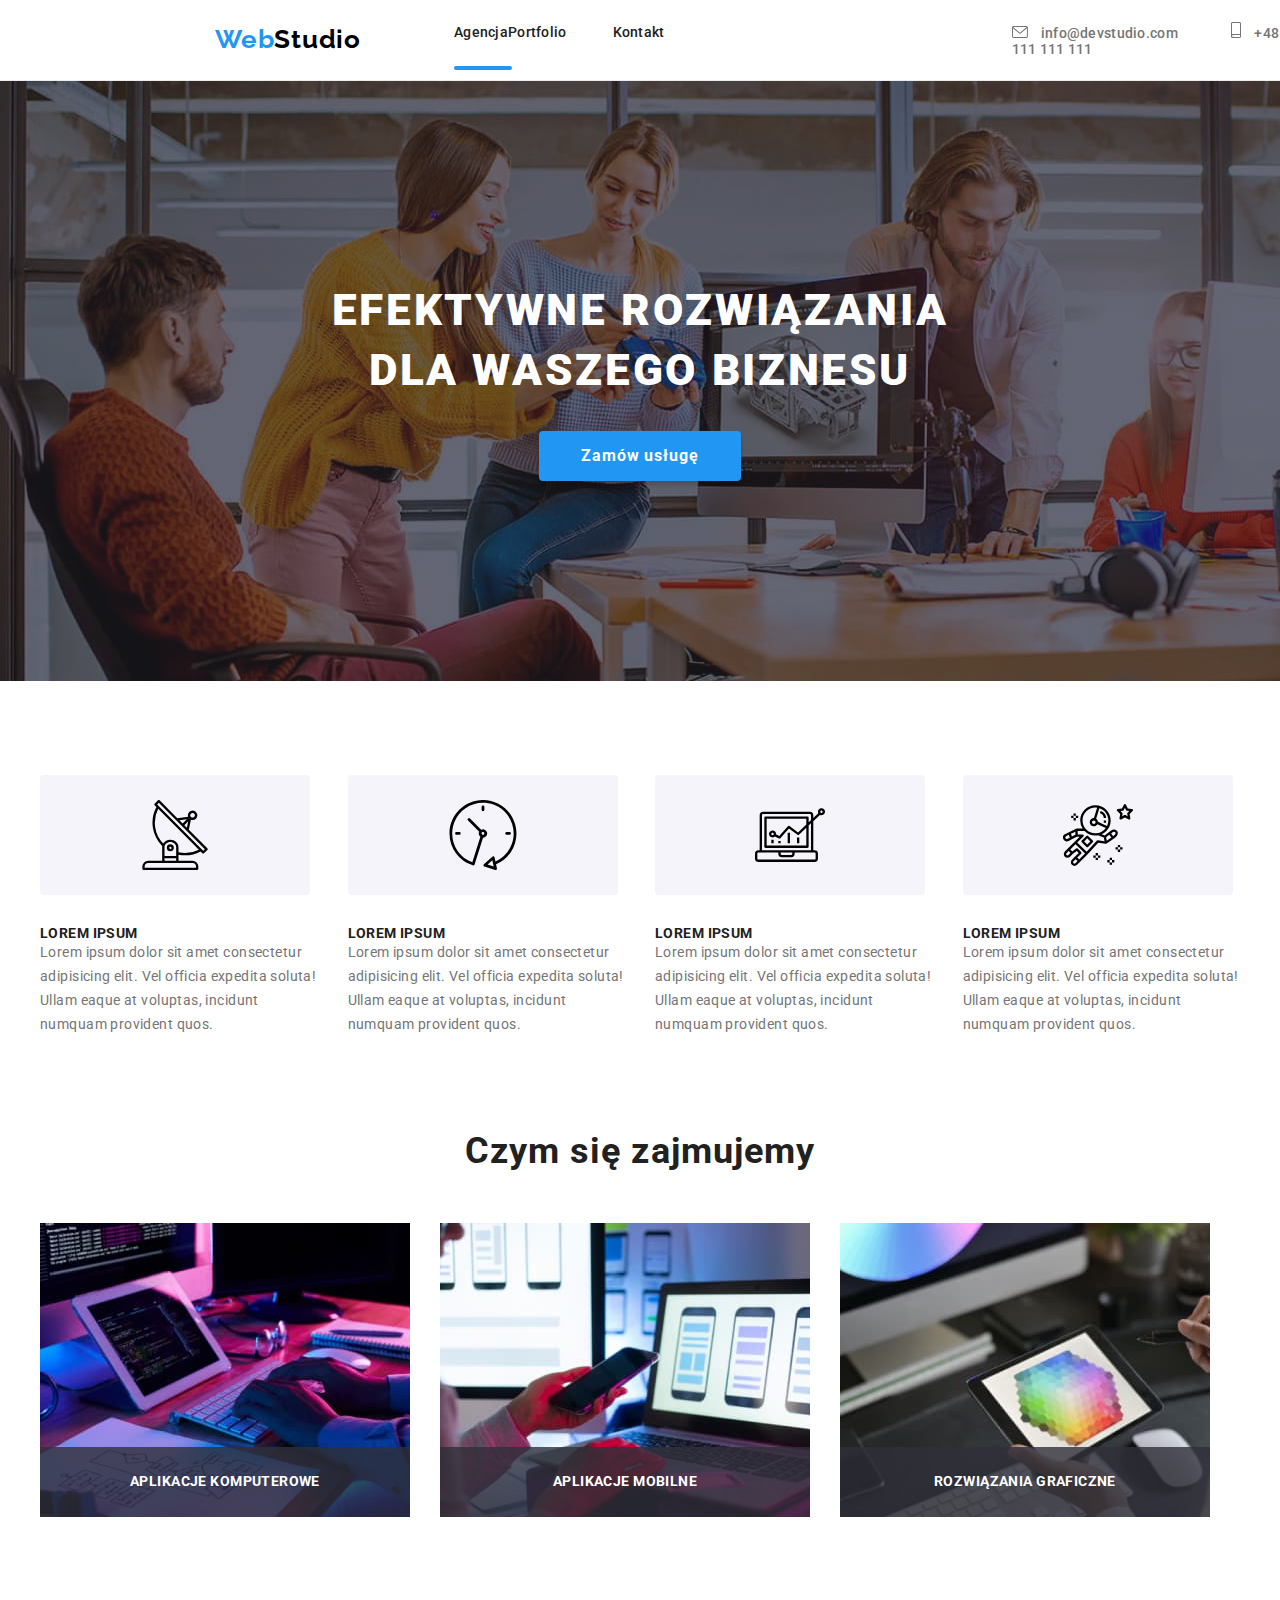
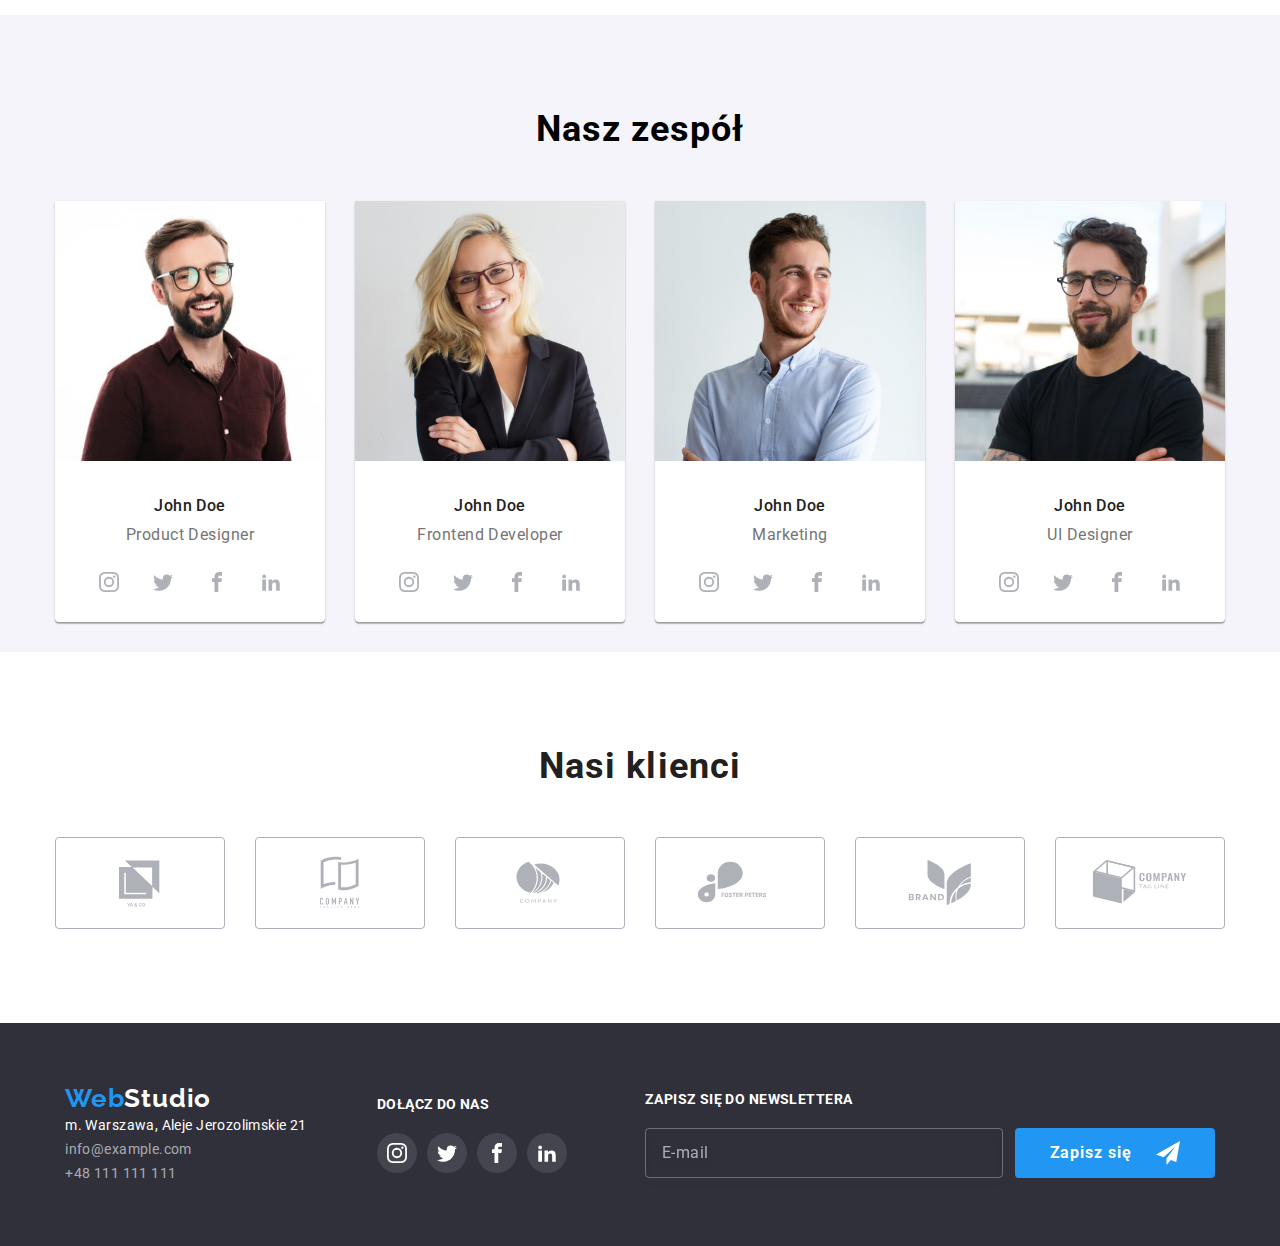
<file: index.html>
<!DOCTYPE html>
<html lang="pl">

<head>
    <meta charset="UTF-8" />
    <meta http-equiv="X-UA-Compatible" content="IE=edge" />
    <meta name="viewport" content="width=device-width, initial-scale=1.0" />
    <title>WebStudio</title>
    <link rel="stylesheet"
        href="https://cdnjs.cloudflare.com/ajax/libs/modern-normalize/1.0.0/modern-normalize.min.css" />
    <link rel="preconnect" href="https://fonts.googleapis.com" />
    <link rel="preconnect" href="https://fonts.gstatic.com" crossorigin />
    <link
        href="https://fonts.googleapis.com/css2?family=Raleway:wght@700&family=Roboto:wght@400;500;700;900&display=swap"
        rel="stylesheet" />
    <link href="css/main.min.css" rel="stylesheet" />
</head>

<body>
    <div class="backdrop is-hidden" data-modal>
        <div class="modal">
            <button class="modal__close" type="button" data-modal-close>
                X
            </button>
            <form class="modal__form">
                <p class="modal__p">
                    Zostaw swoje dane w formularzu poniżej
                </p>
                <ul class="modal__list list">
                    <li class="modal__item">
                        <label class="modal__label" for="name"> Imię</label>
                        <input class="modal__input" type="text" name="name" id="name" required minlength="3" />
                        <svg class="modal__icon">
                            <use href="images/icons.svg#icon-form-person"></use>
                        </svg>

                    </li>
                    <li class="modal__item">
                        <label class="modal__label" for="phone">
                            Telefon</label>
                        <input class="modal__input" type="tel" name="phone" id="phone" required minlength="9" />
                        <svg class="modal__icon">
                            <use href="images/icons.svg#icon-form-phone"></use>
                        </svg>
                    </li>
                    <li class="modal__item">
                        <label class="modal__label" for="email">
                            Email</label>
                        <input class="modal__input" type="email" name="email" id="email" required />
                        <svg class="modal__icon">
                            <use href="images/icons.svg#icon-form-mail"></use>
                        </svg>
                    </li>
                    <li class="modal__item">
                        <label class="modal__label" for="comment">
                            Komentarz</label>
                        <textarea class="modal__comment" name="comment" id="comment"
                            placeholder="Wprowadź tekst"></textarea>
                    </li>
                    <li class="form-modal__agreement">
                        <div class="form-modal__tick-box">
                            <input class="checkbox" type="checkbox" name="agreements" value="agreement" id="agreements"
                                required />
                            <svg class="form-modal__tick">
                                <use href="images/icons.svg#icon-form-checkbox"></use>
                            </svg>
                        </div>
                        <label for="agreements">
                            <span class="form-modal__text">
                                Oświadczam iż akceptuję
                                <a class="form-modal__link" href="#">Regulamin</a>
                                i
                                <a class="form-modal__link" href="#">Politykę prywatności</a>.
                            </span>
                        </label>
                    </li>
                    <li class="form-modal__send">
                        <button class="form-modal__button" type="submit">
                            Wyślij
                        </button>
                    </li>
                </ul>
            </form>
        </div>
    </div>
    <header class="container">
        <div class="header">
            <a href="#" class="logo"><span class="logo--decor">Web</span>Studio</a>
            <nav>
                <ul class="menu">
                    <li class="menu__item">
                        <a class="menu__link menu__link--active" href="index.html">Agencja</a>
                    </li>
                    <li class="menu__item">
                        <a class="menu__link" href="portfolio.html">Portfolio</a>
                    </li>
                    <li class="menu__item">
                        <a class="menu__link" href="#">Kontakt</a>
                    </li>
                </ul>
            </nav>
            <div class="address">
                <a class="address__link" href="mailto:info@devstudio.com"><svg class="address__icon" width="16"
                        height="12">
                        <use href="./images/icons.svg#icon-envelope"></use>
                    </svg>
                    info@devstudio.com</a>
                <a class="address__link" href="tel:+48111111111"><svg class="address__icon" width="10" height="16">
                        <use href="./images/icons.svg#icon-smartphone"></use>
                    </svg>
                    +48 111 111 111</a>
            </div>
        </div>
    </header>

    <main>
        <section class="container container--headbox">
            <h1 class="head-box__title">
                Efektywne rozwiązania dla waszego biznesu
            </h1>
            <button class="button" type="button" data-modal-open>
                <span class="button__text">Zamów usługę</span>
            </button>
        </section>
        <div class="section">
            <section class="container">
                <div class="container">
                    <ul class="adv">
                        <li class="adv__item">
                            <div class="adv__icon">
                                <svg width="70" height="70">
                                    <use href="images/icons.svg#icon-antenna"></use>
                                </svg>
                            </div>
                            <h3 class="adv__header">Lorem ipsum</h3>
                            <p class="adv__desc">
                                Lorem ipsum dolor sit amet consectetur
                                adipisicing elit. Vel officia expedita
                                soluta! Ullam eaque at voluptas, incidunt
                                numquam provident quos.
                            </p>
                        </li>
                        <li class="adv__item">
                            <div class="adv__icon">
                                <svg width="70" height="70">
                                    <use href="images/icons.svg#icon-clock"></use>
                                </svg>
                            </div>
                            <h3 class="adv__header">Lorem ipsum</h3>
                            <p class="adv__desc">
                                Lorem ipsum dolor sit amet consectetur
                                adipisicing elit. Vel officia expedita
                                soluta! Ullam eaque at voluptas, incidunt
                                numquam provident quos.
                            </p>
                        </li>
                        <li class="adv__item">
                            <div class="adv__icon">
                                <svg width="70" height="70">
                                    <use href="images/icons.svg#icon-diagram"></use>
                                </svg>
                            </div>
                            <h3 class="adv__header">Lorem ipsum</h3>
                            <p class="adv__desc">
                                Lorem ipsum dolor sit amet consectetur
                                adipisicing elit. Vel officia expedita
                                soluta! Ullam eaque at voluptas, incidunt
                                numquam provident quos.
                            </p>
                        </li>
                        <li class="adv__item">
                            <div class="adv__icon">
                                <svg width="70" height="70">
                                    <use href="images/icons.svg#icon-astronaut"></use>
                                </svg>
                            </div>
                            <h3 class="adv__header">Lorem ipsum</h3>
                            <p class="adv__desc">
                                Lorem ipsum dolor sit amet consectetur
                                adipisicing elit. Vel officia expedita
                                soluta! Ullam eaque at voluptas, incidunt
                                numquam provident quos.
                            </p>
                        </li>
                    </ul>
                </div>
            </section>
        </div>
        <section class="container">
            <div class="we-do">
                <h2 class="we-do__header">Czym się zajmujemy</h2>
                <ul class="we-do__list">
                    <li class="we-do__item">
                        <figure class="we-do__card">
                            <img src="images/a1.jpg" width="370" height="294" alt="pisze kod na klawiaturze" />
                            <figcaption class="we-do__card-desc">
                                Aplikacje komputerowe
                            </figcaption>
                        </figure>
                    </li>
                    <li class="we-do__item">
                        <figure class="we-do__card">
                            <img src="images/a2.jpg" width="370" height="294"
                                alt="ogląda projekt aplikacji na ekranie laptopa" />
                            <figcaption class="we-do__card-desc">
                                Aplikacje mobilne
                            </figcaption>
                        </figure>
                    </li>
                    <li class="we-do__item">
                        <figure class="we-do__card">
                            <img src="images/a3.jpg" width="370" height="294" alt="wybiera kolor na tablecie" />
                            <figcaption class="we-do__card-desc">
                                Rozwiązania graficzne
                            </figcaption>
                        </figure>
                    </li>
                </ul>
            </div>

        </section>

        <section class="container container--team">
            <div class="team">
                <h2 class="team__header">Nasz zespół</h2>
                <ul class="team__list">
                    <li class="team__item">
                        <figure class="team__card">
                            <img src="images/b1.jpg" width="270" height="260" alt="John Doe" />

                            <figcaption class="team__card-desc">
                                <p class="team__card-name">John Doe</p>
                                <p class="team__card-workplace">
                                    Product Designer
                                </p>

                                <ul class="team__social-list list">
                                    <span class="team__social-items">
                                        <li class="team__social-item">
                                            <a class="team__social-button" href="#">
                                                <svg class="team__social-icon" width="20" height="20">
                                                    <use href="images/icons.svg#icon-instagram"></use>
                                                </svg>
                                            </a>
                                        </li>
                                        <li class="team__social-item">
                                            <a class="team__social-button" href="#">
                                                <svg class="team__social-icon" width="20" height="20">
                                                    <use href="images/icons.svg#icon-twitter"></use>
                                                </svg>
                                            </a>
                                        </li>
                                        <li class="team__social-item">
                                            <a class="team__social-button" href="#">
                                                <svg class="team__social-icon" width="20" height="20">
                                                    <use href="images/icons.svg#icon-facebook"></use>
                                                </svg>
                                            </a>
                                        </li>
                                        <li class="team__social-item">
                                            <a class="team__social-button" href="#">
                                                <svg class="team__social-icon" width="20" height="20">
                                                    <use href="images/icons.svg#icon-linkedin2"></use>
                                                </svg>
                                            </a>
                                        </li>
                                    </span>
                                </ul>
                            </figcaption>
                        </figure>
                    </li>
                    <li class="team__item">
                        <figure class="team__card">
                            <img src="images/b2.jpg" width="270" height="260" alt="John Doe" />

                            <figcaption class="team__card-desc">
                                <p class="team__card-name">John Doe</p>
                                <p class="team__card-workplace">
                                    Frontend Developer
                                </p>
                                <ul class="team__social-list list">
                                    <span class="team__social-items">
                                        <li class="team__social-item">
                                            <a class="team__social-button" href="#">
                                                <svg class="team__social-icon" width="20" height="20">
                                                    <use href="images/icons.svg#icon-instagram"></use>
                                                </svg>
                                            </a>
                                        </li>
                                        <li class="team__social-item">
                                            <a class="team__social-button" href="#">
                                                <svg class="team__social-icon" width="20" height="20">
                                                    <use href="images/icons.svg#icon-twitter"></use>
                                                </svg>
                                            </a>
                                        </li>
                                        <li class="team__social-item">
                                            <a class="team__social-button" href="#">
                                                <svg class="team__social-icon" width="20" height="20">
                                                    <use href="images/icons.svg#icon-facebook"></use>
                                                </svg>
                                            </a>
                                        </li>
                                        <li class="team__social-item">
                                            <a class="team__social-button" href="#">
                                                <svg class="team__social-icon" width="20" height="20">
                                                    <use href="images/icons.svg#icon-linkedin2"></use>
                                                </svg>
                                            </a>
                                        </li>
                                    </span>
                                </ul>
                            </figcaption>
                        </figure>
                    </li>
                    <li class="team__item">
                        <figure class="team__card">
                            <img src="images/b3.jpg" width="270" height="260" alt="John Doe" />

                            <figcaption class="team__card-desc">
                                <p class="team__card-name">John Doe</p>
                                <p class="team__card-workplace">
                                    Marketing
                                </p>
                                <ul class="team__social-list list">
                                    <span class="team__social-items">
                                        <li class="team__social-item">
                                            <a class="team__social-button" href="#">
                                                <svg class="team__social-icon" width="20" height="20">
                                                    <use href="images/icons.svg#icon-instagram"></use>
                                                </svg>
                                            </a>
                                        </li>
                                        <li class="team__social-item">
                                            <a class="team__social-button" href="#">
                                                <svg class="team__social-icon" width="20" height="20">
                                                    <use href="images/icons.svg#icon-twitter"></use>
                                                </svg>
                                            </a>
                                        </li>
                                        <li class="team__social-item">
                                            <a class="team__social-button" href="#">
                                                <svg class="team__social-icon" width="20" height="20">
                                                    <use href="images/icons.svg#icon-facebook"></use>
                                                </svg>
                                            </a>
                                        </li>
                                        <li class="team__social-item">
                                            <a class="team__social-button" href="#">
                                                <svg class="team__social-icon" width="20" height="20">
                                                    <use href="images/icons.svg#icon-linkedin2"></use>
                                                </svg>
                                            </a>
                                        </li>
                                    </span>
                                </ul>
                            </figcaption>
                        </figure>
                    </li>
                    <li class="team__item">
                        <figure class="team__card">
                            <img src="images/b4.jpg" width="270" height="260" alt="John Doe" />

                            <figcaption class="team__card-desc">
                                <p class="team__card-name">John Doe</p>
                                <p class="team__card-workplace">
                                    UI Designer
                                </p>
                                <ul class="team__social-list list">
                                    <span class="team__social-items">
                                        <li class="team__social-item">
                                            <a class="team__social-button" href="#">
                                                <svg class="team__social-icon" width="20" height="20">
                                                    <use href="images/icons.svg#icon-instagram"></use>
                                                </svg>
                                            </a>
                                        </li>
                                        <li class="team__social-item">
                                            <a class="team__social-button" href="#">
                                                <svg class="team__social-icon" width="20" height="20">
                                                    <use href="images/icons.svg#icon-twitter"></use>
                                                </svg>
                                            </a>
                                        </li>
                                        <li class="team__social-item">
                                            <a class="team__social-button" href="#">
                                                <svg class="team__social-icon" width="20" height="20">
                                                    <use href="images/icons.svg#icon-facebook"></use>
                                                </svg>
                                            </a>
                                        </li>
                                        <li class="team__social-item">
                                            <a class="team__social-button" href="#">
                                                <svg class="team__social-icon" width="20" height="20">
                                                    <use href="images/icons.svg#icon-linkedin2"></use>
                                                </svg>
                                            </a>
                                        </li>
                                    </span>
                                </ul>
                            </figcaption>
                        </figure>
                    </li>
                </ul>
            </div>
        </section>

        <section class="container">
            <div class="clients">
                <h2 class="clients__header">Nasi klienci</h2>
                <ul class="clients__list list">
                    <li class="clients__item">
                        <svg width="106" height="60">
                            <use href="images/icons.svg#icon-Logo"></use>
                        </svg>
                    </li>
                    <li class="clients__item">
                        <svg width="106" height="60">
                            <use href="images/icons.svg#icon-Logo2"></use>
                        </svg>
                    </li>
                    <li class="clients__item">
                        <svg width="106" height="60">
                            <use href="images/icons.svg#icon-Logo3"></use>
                        </svg>
                    </li>
                    <li class="clients__item">
                        <svg width="106" height="60">
                            <use href="images/icons.svg#icon-Logo4"></use>
                        </svg>
                    </li>
                    <li class="clients__item">
                        <svg width="106" height="60">
                            <use href="images/icons.svg#icon-Logo5"></use>
                        </svg>
                    </li>
                    <li class="clients__item">
                        <svg width="106" height="60">
                            <use href="images/icons.svg#icon-Logo6"></use>
                        </svg>
                    </li>
                </ul>
            </div>
        </section>
    </main>
    <footer class="footer">
        <div class="container footercontent">
            <section>
                <h2 class="footer__logo">
                    <a class="footer__link" href="index.html" alt="logo webstudio"><span
                            class="footer__link footer__link--decor">Web</span>Studio</a>
                </h2>

                <address class="footer__address">
                    m. Warszawa, Aleje Jerozolimskie 21
                </address>
                <ul class="footer__address-list list">
                    <li class="footer__address-item">
                        <a class="footer__address-link link" href="mailto:info@example.com">
                            info@example.com</a>
                    </li>
                    <li class="footer__address-item">
                        <a class="footer__address-link link" href="tel:+48111111111">
                            +48 111 111 111</a>
                    </li>
                </ul>
            </section>
            <section class="footer-social">
                <p class="footer-social__header">dołącz do nas</p>
                <div>
                    <ul class="footer-social__list list">
                        <li class="footer-social__item">
                            <svg width="20" height="20">
                                <use href="images/icons.svg#icon-instagram"></use>
                            </svg>
                        </li>
                        <li class="footer-social__item">
                            <svg width="20" height="20">
                                <use href="images/icons.svg#icon-twitter"></use>
                            </svg>
                        </li>
                        <li class="footer-social__item">
                            <svg width="20" height="20">
                                <use href="images/icons.svg#icon-facebook"></use>
                            </svg>
                        </li>
                        <li class="footer-social__item">
                            <svg width="20" height="20">
                                <use href="images/icons.svg#icon-linkedin2"></use>
                            </svg>
                        </li>
                    </ul>
                </div>
            </section>
            <form class="footer-newsletter">
                <label class="footer-newsletter__label">
                    <p class="footer-newsletter__header">
                        Zapisz się do newslettera
                    </p>
                    <input class="footer-newsletter__input" type="email" name="email" placeholder="E-mail" required />
                </label>
                <button type="submit" class="footer-newsletter__btn">
                    Zapisz się<svg width="24px" height="24px">
                        <use href="images/icons.svg#icon-send"></use>
                    </svg>
                </button>
            </form>
        </div>
    </footer>
    <script src="./js/modal.js"></script>
</body>

</html>
</file>
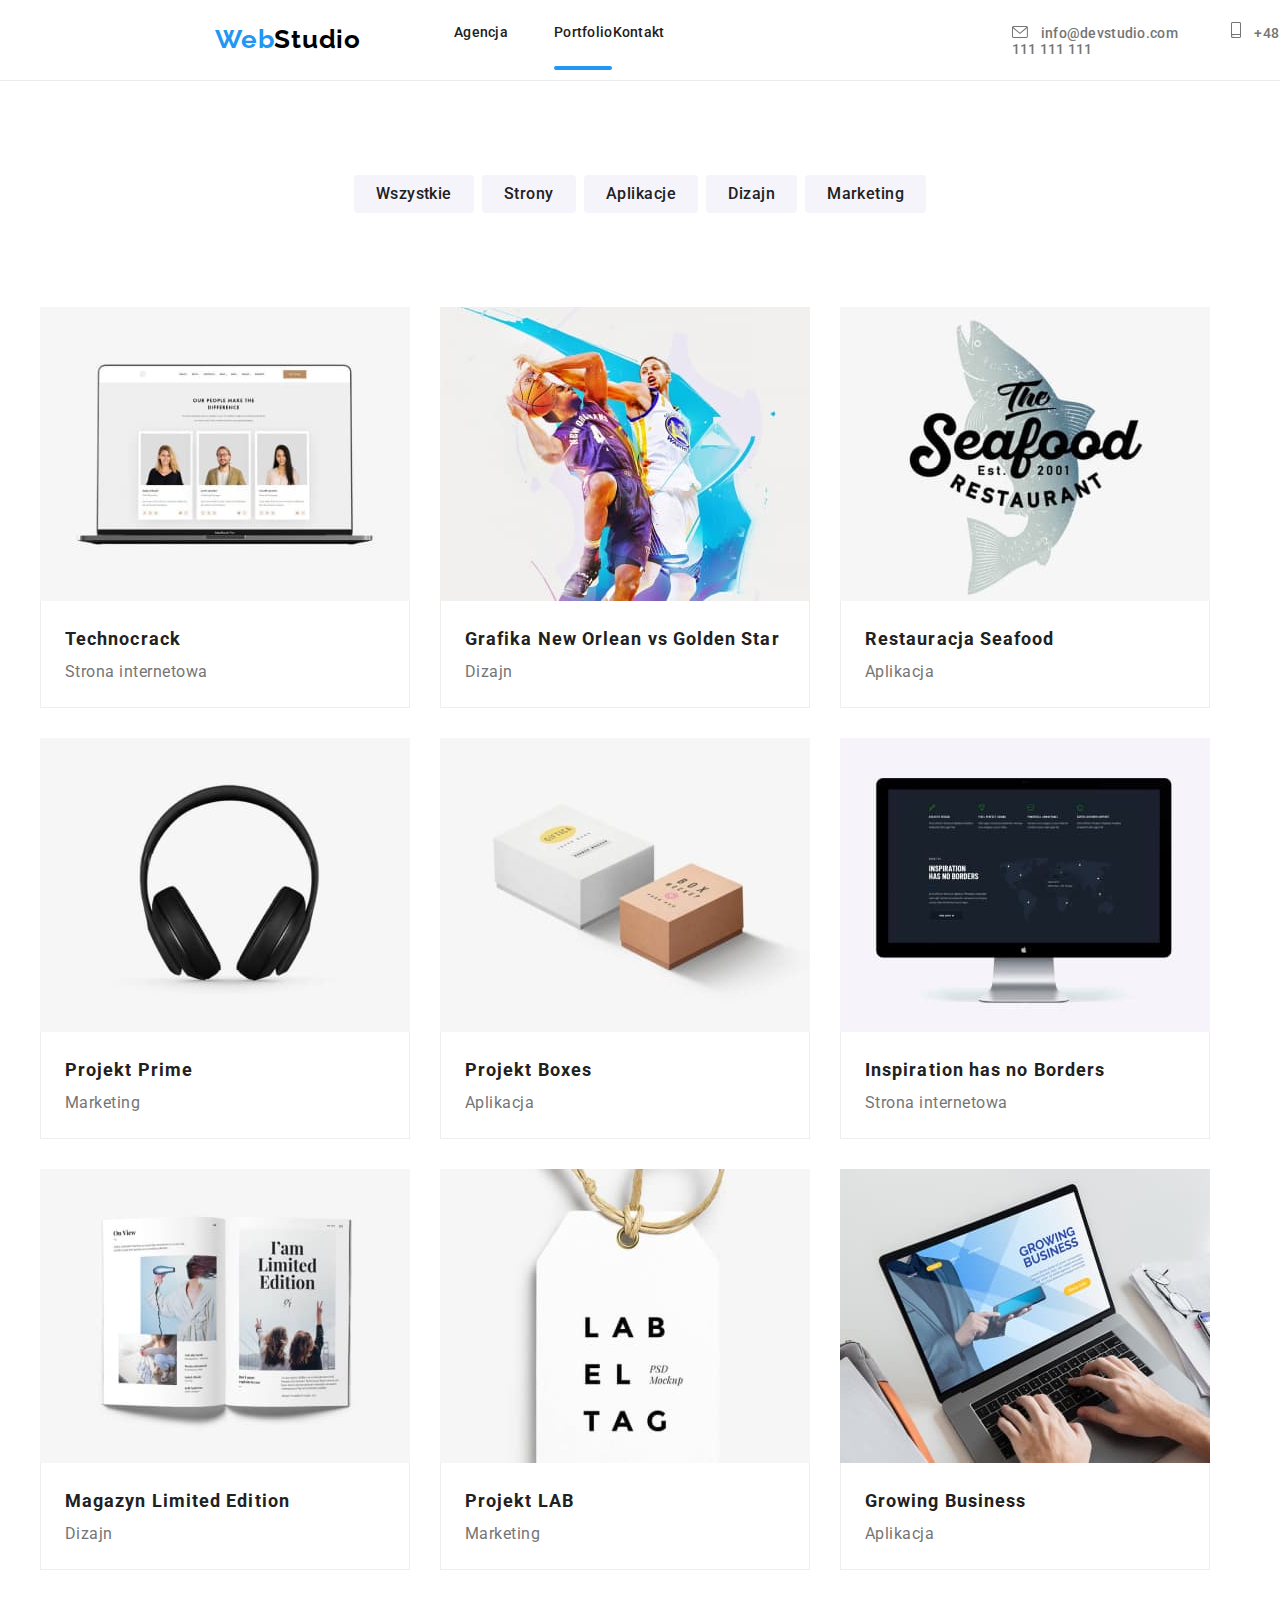
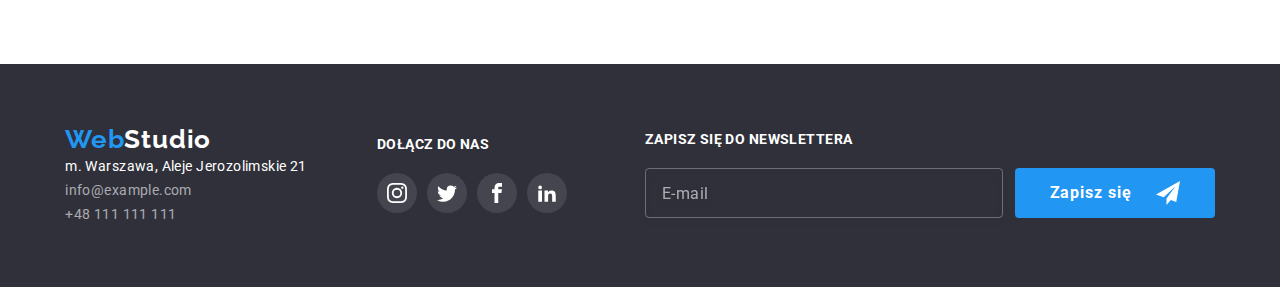
<file: portfolio.html>
<!DOCTYPE html>
<html lang="pl">

<head>
    <meta charset="UTF-8" />
    <meta http-equiv="X-UA-Compatible" content="IE=edge" />
    <meta name="viewport" content="width=device-width, initial-scale=1.0" />
    <title>WebStudio</title>
    <link rel="stylesheet"
        href="https://cdnjs.cloudflare.com/ajax/libs/modern-normalize/1.0.0/modern-normalize.min.css" />
    <link rel="preconnect" href="https://fonts.googleapis.com" />
    <link rel="preconnect" href="https://fonts.gstatic.com" crossorigin />
    <link
        href="https://fonts.googleapis.com/css2?family=Raleway:wght@700&family=Roboto:wght@400;500;700;900&display=swap"
        rel="stylesheet" />
    <link href="css/main.min.css" rel="stylesheet" />
</head>

<body>
    <header class="container">
        <div class="header">
            <a href="#" class="logo"><span class="logo--decor">Web</span>Studio</a>
            <nav>
                <ul class="menu">
                    <li class="menu__item">
                        <a class="menu__link" href="index.html">Agencja</a>
                    </li>
                    <li class="menu__item">
                        <a class="menu__link menu__link--active" href="portfolio.html">Portfolio</a>
                    </li>
                    <li class="menu__item">
                        <a class="menu__link" href="#">Kontakt</a>
                    </li>
                </ul>
            </nav>
            <div class="address">
                <a class="address__link" href="mailto:info@devstudio.com"><svg class="address__icon" width="16"
                        height="12">
                        <use href="./images/icons.svg#icon-envelope"></use>
                    </svg>
                    info@devstudio.com</a>
                <a class="address__link" href="tel:+48111111111"><svg class="address__icon" width="10" height="16">
                        <use href="./images/icons.svg#icon-smartphone"></use>
                    </svg>
                    +48 111 111 111</a>
            </div>
        </div>
    </header>
    <main>
        <section class="container section">
            <div class="buttons">
                <ul class="buttons__list">
                    <li class="buttons__item">
                        <button class="buttons__button" type="button">
                            Wszystkie
                        </button>
                    </li>
                    <li class="buttons__item">
                        <button class="buttons__button" type="button">
                            Strony
                        </button>
                    </li>
                    <li class="buttons__item">
                        <button class="buttons__button" type="button">
                            Aplikacje
                        </button>
                    </li>
                    <li class="buttons__item">
                        <button class="buttons__button" type="button">
                            Dizajn
                        </button>
                    </li>
                    <li class="buttons__item">
                        <button class="buttons__button" type="button">
                            Marketing
                        </button>
                    </li>
                </ul>
            </div>
        </section>
        <div class="container">
            <div class="grid">
                <ul class="grid__list">
                    <li class="grid__item">
                        <figure class="card">
                            <div class="card__overlay">
                                <div class="card__overlay-box">
                                    <p class="card__overlay-text">
                                        Technocrack jest popularną
                                        platformą wykorzystywaną do
                                        rozpowszechniania koronawirusa.
                                        Firmy wykorzystują tę platformę
                                        do celów szpiegowskich i ataków
                                        na niezabezpieczone serwery
                                        konkurencji
                                    </p>
                                </div>
                                <img class="card__image" src="images/p1.jpg" width="370" height="294" />
                            </div>
                            <figcaption class="card__info">
                                <h3 class="card__header">
                                    Technocrack
                                </h3>
                                <p class="card__desc">
                                    Strona internetowa
                                </p>
                            </figcaption>
                        </figure>
                    </li>
                    <li class="grid__item">
                        <figure class="card">
                            <div class="card__overlay">
                                <div class="card__overlay-box">
                                    <p class="card__overlay-text">
                                        Technocrack jest popularną
                                        platformą wykorzystywaną do
                                        rozpowszechniania koronawirusa.
                                        Firmy wykorzystują tę platformę
                                        do celów szpiegowskich i ataków
                                        na niezabezpieczone serwery
                                        konkurencji
                                    </p>
                                </div>
                                <img class="card__image" src="images/p2.jpg" width="370" height="294" />
                            </div>
                            <figcaption class="card__info">
                                <h3 class="card__header">
                                    Grafika New Orlean vs Golden Star
                                </h3>
                                <p class="card__desc">Dizajn</p>
                            </figcaption>
                        </figure>
                    </li>
                    <li class="grid__item">
                        <figure class="card">
                            <div class="card__overlay">
                                <div class="card__overlay-box">
                                    <p class="card__overlay-text">
                                        Technocrack jest popularną
                                        platformą wykorzystywaną do
                                        rozpowszechniania koronawirusa.
                                        Firmy wykorzystują tę platformę
                                        do celów szpiegowskich i ataków
                                        na niezabezpieczone serwery
                                        konkurencji
                                    </p>
                                </div>
                                <img class="card__image" src="images/p3.jpg" width="370" height="294" />
                            </div>
                            <figcaption class="card__info">
                                <h3 class="card__header">
                                    Restauracja Seafood
                                </h3>
                                <p class="card__desc">Aplikacja</p>
                            </figcaption>
                        </figure>
                    </li>
                    <li class="grid__item">
                        <figure class="card">
                            <div class="card__overlay">
                                <div class="card__overlay-box">
                                    <p class="card__overlay-text">
                                        Technocrack jest popularną
                                        platformą wykorzystywaną do
                                        rozpowszechniania koronawirusa.
                                        Firmy wykorzystują tę platformę
                                        do celów szpiegowskich i ataków
                                        na niezabezpieczone serwery
                                        konkurencji
                                    </p>
                                </div>
                                <img class="card__image" src="images/p4.jpg" width="370" height="294" />
                            </div>
                            <figcaption class="card__info">
                                <h3 class="card__header">
                                    Projekt Prime
                                </h3>
                                <p class="card__desc">Marketing</p>
                            </figcaption>
                        </figure>
                    </li>
                    <li class="grid__item">
                        <figure class="card">
                            <div class="card__overlay">
                                <div class="card__overlay-box">
                                    <p class="card__overlay-text">
                                        Technocrack jest popularną
                                        platformą wykorzystywaną do
                                        rozpowszechniania koronawirusa.
                                        Firmy wykorzystują tę platformę
                                        do celów szpiegowskich i ataków
                                        na niezabezpieczone serwery
                                        konkurencji
                                    </p>
                                </div>
                                <img class="card__image" src="images/p5.jpg" width="370" height="294" />
                            </div>
                            <figcaption class="card__info">
                                <h3 class="card__header">
                                    Projekt Boxes
                                </h3>
                                <p class="card__desc">Aplikacja</p>
                            </figcaption>
                        </figure>
                    </li>
                    <li class="grid__item">
                        <figure class="card">
                            <div class="card__overlay">
                                <div class="card__overlay-box">
                                    <p class="card__overlay-text">
                                        Technocrack jest popularną
                                        platformą wykorzystywaną do
                                        rozpowszechniania koronawirusa.
                                        Firmy wykorzystują tę platformę
                                        do celów szpiegowskich i ataków
                                        na niezabezpieczone serwery
                                        konkurencji
                                    </p>
                                </div>
                                <img class="card__image" src="images/p6.jpg" width="370" height="294" />
                            </div>
                            <figcaption class="card__info">
                                <h3 class="card__header">
                                    Inspiration has no Borders
                                </h3>
                                <p class="card__desc">
                                    Strona internetowa
                                </p>
                            </figcaption>
                        </figure>
                    </li>
                    <li class="grid__item">
                        <figure class="card">
                            <div class="card__overlay">
                                <div class="card__overlay-box">
                                    <p class="card__overlay-text">
                                        Technocrack jest popularną
                                        platformą wykorzystywaną do
                                        rozpowszechniania koronawirusa.
                                        Firmy wykorzystują tę platformę
                                        do celów szpiegowskich i ataków
                                        na niezabezpieczone serwery
                                        konkurencji
                                    </p>
                                </div>
                                <img class="card__image" src="images/p7.jpg" width="370" height="294" />
                            </div>
                            <figcaption class="card__info">
                                <h3 class="card__header">
                                    Magazyn Limited Edition
                                </h3>
                                <p class="card__desc">Dizajn</p>
                            </figcaption>
                        </figure>
                    </li>
                    <li class="grid__item">
                        <figure class="card">
                            <div class="card__overlay">
                                <div class="card__overlay-box">
                                    <p class="card__overlay-text">
                                        Technocrack jest popularną
                                        platformą wykorzystywaną do
                                        rozpowszechniania koronawirusa.
                                        Firmy wykorzystują tę platformę
                                        do celów szpiegowskich i ataków
                                        na niezabezpieczone serwery
                                        konkurencji
                                    </p>
                                </div>
                                <img class="card__image" src="images/p8.jpg" width="370" height="294" />
                            </div>
                            <figcaption class="card__info">
                                <h3 class="card__header">
                                    Projekt LAB
                                </h3>
                                <p class="card__desc">Marketing</p>
                            </figcaption>
                        </figure>
                    </li>
                    <li class="grid__item">
                        <figure class="card">
                            <div class="card__overlay">
                                <div class="card__overlay-box">
                                    <p class="card__overlay-text">
                                        Technocrack jest popularną
                                        platformą wykorzystywaną do
                                        rozpowszechniania koronawirusa.
                                        Firmy wykorzystują tę platformę
                                        do celów szpiegowskich i ataków
                                        na niezabezpieczone serwery
                                        konkurencji
                                    </p>
                                </div>
                                <img class="card__image" src="images/p9.jpg" width="370" height="294" />
                            </div>
                            <figcaption class="card__info">
                                <h3 class="card__header">
                                    Growing Business
                                </h3>
                                <p class="card__desc">Aplikacja</p>
                            </figcaption>
                        </figure>
                    </li>
                </ul>
            </div>
        </div>
    </main>
    <footer class="footer">
        <div class="container footercontent">
            <section>
                <h2 class="footer__logo">
                    <a class="footer__link link" href="index.html" alt="logo webstudio"><span
                            class="footer__link--decor">Web</span>Studio</a>
                </h2>

                <address class="footer__address">
                    m. Warszawa, Aleje Jerozolimskie 21
                </address>
                <ul class="footer__address-list list">
                    <li class="footer__address-item">
                        <a class="footer__address-link link" href="mailto:info@example.com">
                            info@example.com</a>
                    </li>
                    <li class="footer__address-item">
                        <a class="footer__address-link link" href="tel:+48111111111">
                            +48 111 111 111</a>
                    </li>
                </ul>
            </section>
            <section class="footer-social">
                <p class="footer-social__header">dołącz do nas</p>
                <div>
                    <ul class="footer-social__list list">
                        <li class="footer-social__item">
                            <svg width="20" height="20">
                                <use href="images/icons.svg#icon-instagram"></use>
                            </svg>
                        </li>
                        <li class="footer-social__item">
                            <svg width="20" height="20">
                                <use href="images/icons.svg#icon-twitter"></use>
                            </svg>
                        </li>
                        <li class="footer-social__item">
                            <svg width="20" height="20">
                                <use href="images/icons.svg#icon-facebook"></use>
                            </svg>
                        </li>
                        <li class="footer-social__item">
                            <svg width="20" height="20">
                                <use href="images/icons.svg#icon-linkedin2"></use>
                            </svg>
                        </li>
                    </ul>
                </div>
            </section>
            <form class="footer-newsletter">
                <label class="footer-newsletter__label">
                    <p class="footer-newsletter__header">
                        Zapisz się do newslettera
                    </p>
                    <input class="footer-newsletter__input" type="email" name="email" placeholder="E-mail" required />
                </label>
                <button type="submit" class="footer-newsletter__btn">
                    Zapisz się<svg width="24px" height="24px">
                        <use href="images/icons.svg#icon-send"></use>
                    </svg>
                </button>
            </form>
        </div>
    </footer>
</body>

</html>
</file>
<file: css/main.min.css>
*,*::after,*::before{list-style:none;text-transform:none;text-decoration:none;text-align:none;color:#000;padding:0;margin:0;border:none;outline:none}body{background-color:#fff;font-family:"Roboto", sans-serif;color:#212121;flex-direction:column;margin:auto;align-items:center}.container{max-width:1600px;display:flex;margin:auto;justify-content:center}.section{padding:94px 0px}.menu__link:hover,.menu__link :focus,.address__link:hover,.address__link :focus{transition-duration:250ms;transition-timing-function:cubic-bezier(0.4, 0, 0.2, 1);color:#2196f3;fill:#2196f3}.menu__link--active::after{content:"";width:58px;height:4px;position:absolute;top:42.5px;left:0;right:0;background-color:#2196f3;border-radius:10px 10px 10px 10px}.menu,.address{font-weight:500;font-size:14px;line-height:16px;letter-spacing:0.02em}.header{width:100%;display:flex;align-items:center;background-color:#fff;border-bottom:1px solid #ececec}.menu{display:flex;margin-left:93px;margin-right:301px}.menu__link{margin-right:46px;color:#212121;position:relative}.address__link{margin-right:50px;color:#757575;fill:#757575}.address__icon{margin-right:10px}.logo{font-family:"Raleway", sans-serif;font-size:26px;font-weight:700;line-height:1.19;letter-spacing:.03em;margin:24px 0 25px 215px}.logo--decor{color:#2196f3}.container--headbox{background-image:linear-gradient(to right, rgba(47,48,58,0.4) 100%, rgba(47,48,58,0.4) 100%),url("/images/headerbg.jpg");background-color:#2f303a;height:600px;display:flex;flex-direction:column;margin:auto;justify-content:center;align-items:center}.head-box__title{font-size:44px;line-height:1.36;letter-spacing:.06em;color:#fff;font-weight:900;text-transform:uppercase;max-width:696px;text-align:center}.button{border:none;background-color:#2196f3;box-shadow:0px 4px 4px rgba(0,0,0,0.15);border-radius:4px;padding:10px 42px;display:flex;align-items:center;margin-top:30px;cursor:pointer}.button:hover{transform:scale(1.1);background-color:#56b3ff;transition-duration:250ms}.button__text{color:#fff;font-size:16px;font-weight:700;line-height:1.875;letter-spacing:.06em}.form-modal__text,.form-modal__link{font-size:14px;line-height:1.71;letter-spacing:.03em;color:#757575}.form-modal__button:focus,.form-modal__link:hover,.form-modal__link:focus{cursor:pointer}.backdrop{position:fixed;left:0px;top:0px;z-index:3;width:100%;height:100%;background-color:rgba(0,0,0,0.2);transition:transform 500ms linear, visibility 500ms linear, opacity 500ms linear}.is-hidden{transform:scaleY(0);visibility:hidden;opacity:0;pointer-events:none}.modal{position:absolute;top:50%;left:50%;transform:translate(-50%, -50%);width:528px;height:581px;background-color:#fff;box-shadow:0px 1px 3px rgba(0,0,0,0.12),0px 1px 1px rgba(0,0,0,0.14),0px 2px 1px rgba(0,0,0,0.2);border-radius:4px}.modal__close{position:absolute;top:8px;right:8px;width:30px;height:30px;background-color:#fff;border:1px solid rgba(0,0,0,0.1);border-radius:100%;cursor:pointer}.modal__close:hover{color:#2196f3;transition:transform 250ms cubic-bezier(0.4, 0, 0.2, 1)}.modal__form{display:flex;flex-direction:column}.modal__p{font-weight:700;font-size:20px;line-height:1.15;text-align:center;letter-spacing:.03em;color:#212121;padding:40px}.modal__item{margin-bottom:10px;position:relative}.modal__item:focus-within{fill:#2196f3}.modal__label{display:block;font-size:12px;line-height:1.16;letter-spacing:0.01em;color:#757575;margin-left:40px}.modal__input{display:block;width:448px;height:40px;border:1px solid rgba(33,33,33,0.2);border-radius:4px;margin:4px 40px 10px 40px;padding:12px 0 12px 42px;transition:outline 250ms cubic-bezier(0.4, 0, 0.2, 1)}.modal__input:focus-within{outline:1px solid #2196f3}.modal__icon{margin-left:40px;width:18px;height:18px;bottom:11px;left:12px;position:absolute}.modal__comment{transition:outline 250ms cubic-bezier(0.4, 0, 0.2, 1);font-size:12px;line-height:1.16;letter-spacing:0.01em;font-family:inherit;height:120px;width:448px;resize:none;border:1px solid rgba(33,33,33,0.2);border-radius:4px;margin-top:4px;margin-left:40px;padding:12px 16px}.modal__comment:focus-within{outline:1px solid #2196f3}.form-modal__tick-box{width:16px;height:15px;position:relative;border:2px solid #212121;border-radius:3px;margin-right:8px}.form-modal__tick-box:focus-within{border-color:#2196f3}.form-modal__tick{z-index:102;padding:2px;border-radius:3px;width:18px;height:17px;top:50%;left:50%;transform:translate(-50%, -50%);fill:#fff;position:absolute}.form-modal__send{display:flex;justify-content:center}.form-modal__button{font-weight:700;font-size:16px;line-height:1.875;text-align:center;letter-spacing:.06em;color:#fff;padding:10px 76px;background-color:#2196f3;border-radius:4px}.form-modal__button:focus{transition-property:box-shadow;transition-duration:250ms;transition-timing-function:cubic-bezier(0.4, 0, 0.2, 1);box-shadow:0px 4px 4px rgba(0,0,0,0.15)}.form-modal__agreement{display:flex;justify-content:center;margin:20px 0px 30px 0px}.form-modal__link{color:#2196f3;text-decoration:underline}.checkbox{position:absolute;z-index:200;top:50%;left:50%;transform:translate(-50%, -50%);width:18px;height:16px;appearance:none}.checkbox:checked+.form-modal__tick{background-color:#2196f3;border:none}.form-agreement>input{margin-right:8px;align-items:center}.input-box:focus-within{outline:1px solid #2196f3}.adv{display:flex;align-items:center;width:1200px}.adv__item:not(:last-child){margin-right:30px}.adv__icon{display:flex;width:270px;height:120px;background:#f5f4fa;justify-content:center;align-items:center;border-radius:4px;margin-bottom:30px}.adv__header{font-weight:700;font-size:14px;line-height:1.142;letter-spacing:0.03em;text-transform:uppercase;color:#212121}.adv__desc{font-weight:400;font-size:14px;line-height:1.714;letter-spacing:.03em;color:#757575}.we-do{width:1200px}.we-do__header{font-weight:700;font-size:36px;line-height:1.166;text-align:center;letter-spacing:.03em;color:#212121;margin-bottom:50px}.we-do__list{display:flex}.we-do__item:not(:last-child){margin-right:30px}.we-do__card{position:relative}.we-do__card-desc{position:absolute;display:flex;width:370px;height:70px;top:224px;align-items:center;justify-content:center;font-weight:700;font-size:14px;line-height:1.14;letter-spacing:.03em;text-transform:uppercase;color:#fff;background:rgba(47,48,58,0.8)}.container--team{background-color:#f5f4fa;margin-top:94px}.team__header{padding-top:94px;padding-bottom:50px;font-weight:700;font-size:36px;line-height:1.166;text-align:center;letter-spacing:.03em}.team__list{display:flex;gap:30px;justify-content:center}.team__card{margin:0;max-width:270px;max-height:428px;background:#fff;box-shadow:0px 1px 3px rgba(0,0,0,0.12),0px 1px 1px rgba(0,0,0,0.14),0px 2px 1px rgba(0,0,0,0.2);border-radius:0px 0px 4px 4px}.team__card-desc{padding-top:30px}.team__card-name{font-weight:500;font-size:16px;line-height:1.188;text-align:center;letter-spacing:.03em;color:#212121}.team__card-workplace{font-weight:400;font-size:16px;line-height:1.188;text-align:center;letter-spacing:.03em;color:#757575;margin-top:10px}.team__social-items{margin-bottom:30px;margin-left:auto;margin-right:auto;display:flex;align-items:center;justify-content:center;gap:10px;width:206px;padding-top:16px;padding-bottom:18px}.team__social-button{display:inline-flex;padding:12px;width:44px;height:44px;border-radius:50%;fill:#afb1b8;transition-property:background-color, fill;transition-duration:250ms;transition-timing-function:cubic-bezier(0.4, 0, 0.2, 1)}.team__social-button:not(:last-child){margin-right:10px}.team__social-button:hover,.team__social-button:focus,.team__social-button:active{background-color:#2196f3;fill:#fff}.clients{padding-top:94px}.clients__header{font-weight:700;font-size:36px;line-height:1.16;text-align:center;letter-spacing:.03em;padding-bottom:50px;margin:0;color:#212121}.clients__list{display:flex;margin-bottom:94px}.clients__item{border:1px solid #afb1b8;border-radius:4px;display:flex;width:170px;height:92px;margin:0 15px;justify-content:center;align-items:center;fill:#afb1b8;transition:fill 250ms, border 250ms;transition-timing-function:cubic-bezier(0.4, 0, 0.2, 1)}.clients__item:hover,.clients__item:focus{fill:#2196f3;border-color:#2196f3;cursor:pointer}.footercontent{display:flex;align-items:center}.footer{background-color:#2f303a;padding:60px 0}.footer__logo{font-family:"Raleway";font-weight:700;font-size:26px;line-height:1.192;letter-spacing:.03em}.footer__link{color:#fff}.footer__link--decor{color:#2196f3}.footer__address{font-style:normal;font-weight:400;font-size:14px;line-height:1.714;letter-spacing:0.03em;color:#fff}.footer__address-link{font-weight:400;font-size:14px;line-height:1.714;letter-spacing:.03em;color:rgba(255,255,255,0.6);transition-property:color;transition-duration:250ms;transition-timing-function:cubic-bezier(0.4, 0, 0.2, 1)}.footer__address-link:hover,.footer__address-link:focus{color:#2196f3}.footer-social{padding-left:70px;margin-right:78px}.footer-social__header{font-weight:700;font-size:14px;line-height:1.14;letter-spacing:.03em;text-transform:uppercase;color:#fff}.footer-social__list{display:flex;padding-top:20px;gap:10px}.footer-social__item{width:40px;height:40px;display:inline-flex;justify-content:center;align-items:center;border-radius:50%;fill:#fff;background:rgba(255,255,255,0.1);transition-property:background-color, fill;transition-duration:250ms;transition-timing-function:cubic-bezier(0.4, 0, 0.2, 1)}.footer-social__item:hover,.footer-social__item:focus{background:#2196f3;cursor:pointer}.footer-newsletter{display:flex;align-items:flex-end;gap:12px}.footer-newsletter__header{font-weight:700;font-size:14px;line-height:1.14;letter-spacing:.03em;text-transform:uppercase;color:#fff;margin:0}.footer-newsletter__label{display:flex;flex-direction:column;gap:20px}.footer-newsletter__input{width:358px;height:50px;border:1px solid rgba(255,255,255,0.3);filter:drop-shadow(0px 4px 4px rgba(0,0,0,0.15));border-radius:4px;background-color:inherit;font-size:16px;line-height:1.25px;letter-spacing:.03em;color:#fff}.footer-newsletter__input::placeholder{font-size:16px;line-height:1.25px;letter-spacing:0.03em;color:rgba(255,255,255,0.6);padding-left:16px}.footer-newsletter__btn{width:200px;height:50px;background-color:#2196f3;color:#fff;border-radius:4px;font-weight:700;font-size:16px;line-height:1.9;display:flex;align-items:center;gap:24px;text-align:center;letter-spacing:.06em;border:none;justify-content:center;transition:box-shadow 250ms cubic-bezier(0.4, 0, 0.2, 1) 0ms}.footer-newsletter__btn:hover,.footer-newsletter__btn:focus{box-shadow:0px 4px 4px rgba(0,0,0,0.15)}.buttons__list{display:flex;justify-content:center}.buttons__item:not(:last-child){margin-right:8px}.buttons__button{color:#212121;font-weight:500;font-size:16px;line-height:1.625;text-align:center;letter-spacing:.03em;border-radius:4px;border:none;background:#f5f4fa;cursor:pointer;padding:6px 22px;transition-property:color, background, box-shadow;transition-duration:250ms, 250ms, 250ms;transition-timing-function:cubic-bezier(0.4, 0, 0.2, 1)}.buttons__button:hover,.buttons__button:focus{color:#fff;background:#2196f3;box-shadow:0px 3px 1px rgba(0,0,0,0.1),0px 1px 2px rgba(0,0,0,0.08),0px 2px 2px rgba(0,0,0,0.12)}.grid__list{display:flex;flex-wrap:wrap;gap:30px;max-width:1200px;padding:0;margin-bottom:94px}.grid__item{position:relative;width:370px}.grid__item:hover,.grid__item:focus{background:#fff;box-shadow:0px 1px 1px rgba(0,0,0,0.12),0px 4px 4px rgba(0,0,0,0.06),1px 4px 6px rgba(0,0,0,0.16);cursor:pointer;transition-delay:250ms;transition-timing-function:cubic-bezier(0.4, 0, 0.2, 1)}.card{margin:0;position:relative}.card__overlay{position:relative;overflow:hidden;height:294px}.card__overlay-box{position:absolute;top:0;left:0;width:100%;height:100%;padding-top:49px;padding-left:24px;transform:translateY(100%);transition:transform 250ms}.card__overlay-text{font-weight:400;font-size:18px;line-height:28px;letter-spacing:0.03em;color:#fff}.card__image{display:block}.card__info{padding:20px 24px;border-left:1px solid #eee;border-right:1px solid #eee;border-bottom:1px solid #eee}.card__header{font-weight:700;font-size:18px;line-height:2;letter-spacing:0.06em;color:#212121}.card__desc{font-size:16px;line-height:1.875;letter-spacing:0.03em;color:#757575}.card:hover .card__overlay-box{transform:translatex(0);background:rgba(33,150,243,0.9);transition-delay:250ms;transition-timing-function:cubic-bezier(0.4, 0, 0.2, 1)}
</file>
